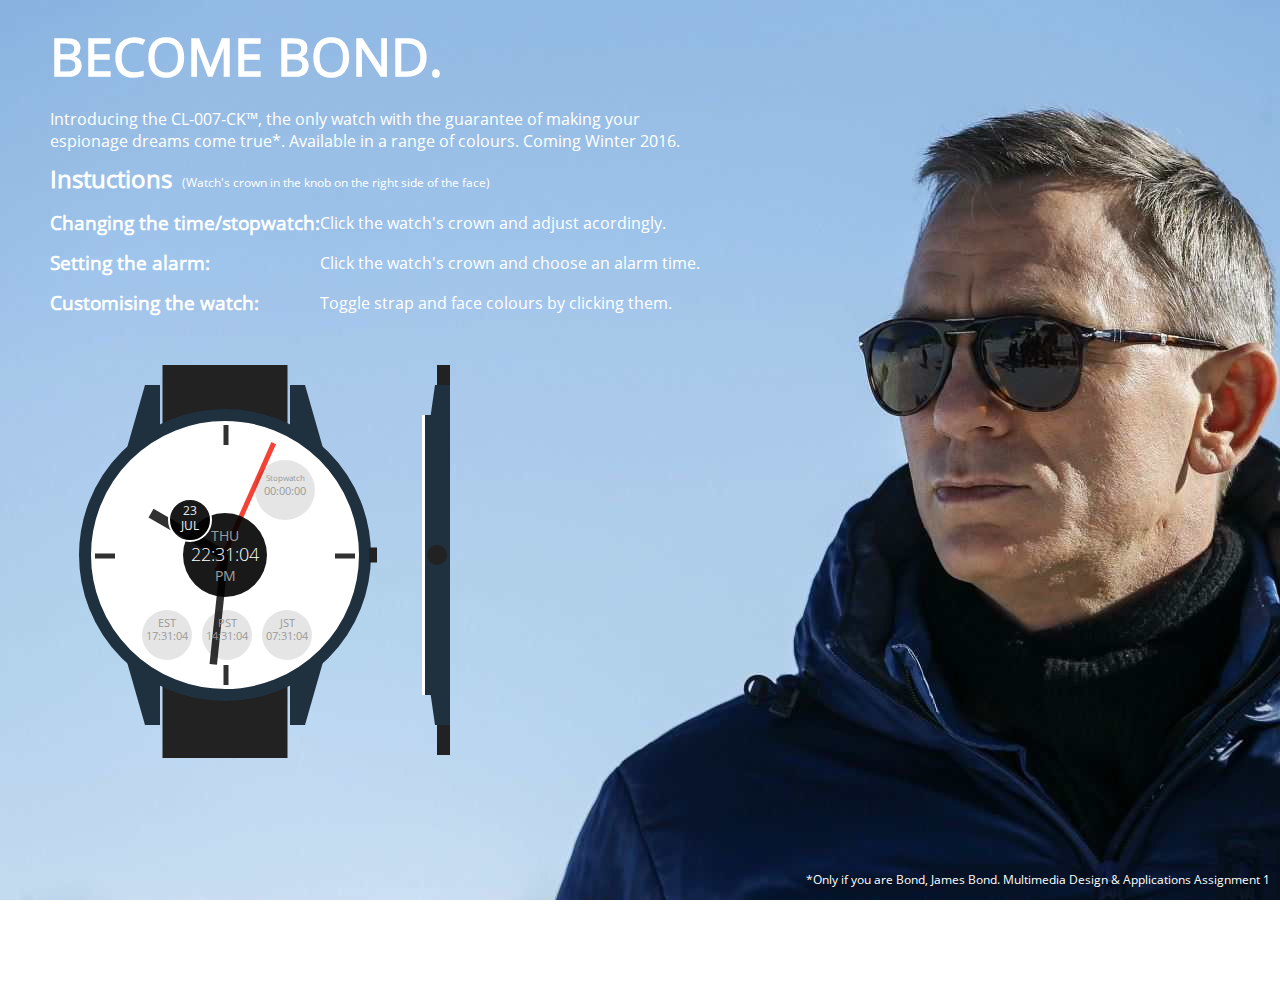
<file: projects/watch/index.html>
<!DOCTYPE html>
<html lang="en">
  <head>
    <meta charset="utf-8">
    <meta http-equiv="X-UA-Compatible" content="IE=edge">
    <meta name="viewport" content="width=device-width, initial-scale=1">
    <title>Become Bond. Introducing the CL-007-CK. </title>
    <link rel="shortcut icon" href="fav.ico"/>
    <link href="css/Watch.css" rel="stylesheet">
    <link href="css/animate.css" rel="stylesheet">
    <!--[if lt IE 9]>
      <script src="https://oss.maxcdn.com/html5shiv/3.7.2/html5shiv.min.js"></script>
      <script src="https://oss.maxcdn.com/respond/1.4.2/respond.min.js"></script>
    <![endif]-->
  </head>
  <body>
    <div class="container">
      <div class="introduction">
        <h1>Become Bond.</h1>
        <p>Introducing the CL-007-CK&#8482;, the only watch with the guarantee of making your espionage dreams come true*. Available in a range of colours. Coming Winter 2016.</p>
        <h2>Instuctions</h2><p id="hint">(Watch's crown in the knob on the right side of the face)</p>
        <h3>Changing the time/stopwatch:</h3>
        <p>Click the watch's crown and adjust acordingly.</p>
        <h3>Setting the alarm:</h3>
        <p>Click the watch's crown and choose an alarm time.</p>
        <h3>Customising the watch:</h3>
        <p>Toggle strap and face colours by clicking them.</p>
      </div>
      <div id="stopWatchControls">
        <div id="start" class="btn bounceIn animated">Start</div>
        <div id="stop" class="btn bounceIn animated">Stop</div>
        <div id="reset" class="btn bounceIn animated">Reset</div>
      </div>
      <div id="timeManipulation">
        <input type="text" placeholder="HH" id="hoursInput" class="bounceIn animated">
        <input type="text" placeholder="MM" id="minutesInput" class="bounceIn animated">
        <input type="text" placeholder="SS" id="secondsInput" class="bounceIn animated"> <br>
        <input type="submit" value="Set Alarm" id="alarmSubmit" class="bounceIn animated">
        <div id="validationMessage" class="bounceIn animated">
        </div>
      </div>
      <div id="alarmOverlay">
        <div id="alarmMessage" class="bounceIn animated">
          <h2>Alarm!</h2>
          <span id="closeAlarmMessage">Close</span>
        </div>
      </div>
      <div id="watchContainer">
      </div>
      <p class="footer">*Only if you are Bond, James Bond. Multimedia Design &amp; Applications Assignment 1</p>
    </div>
    <script src="js/raphael-min.js"></script>
    <script src="js/Watch.js"></script>
    <!-- References -->
    <!-- Getting current day in JS: http://www.w3schools.com/jsref/jsref_getday.asp -->
    <!-- Getting current date + month in JS: http://stackoverflow.com/questions/1531093/how-to-get-current-date-in-javascript -->
    <!-- Helped formulate media queries in JS http://www.sitepoint.com/javascript-media-queries/ -->
  </body>
</html>
</file>
<file: projects/watch/css/Watch.css>
@font-face {
    font-family: 'Open Sans Light';
    src: url('../fonts/OpenSans-Light.ttf');
}

@font-face {
    font-family: 'Open Sans Regular';
    src: url('../fonts/OpenSans-Regular.ttf');
}

html, body{
	margin: 0;
	padding: 0;
	width: 100%;
	height: 100%;
	background: url('https://qzprod.files.wordpress.com/2015/10/daniel-craig-james-bond.jpg?quality=80&strip=all&w=1600') no-repeat center center fixed; 
	background: url('../resources/007-colour.jpg') no-repeat center center fixed; 
	  -webkit-background-size: cover;
	  -moz-background-size: cover;
	  -o-background-size: cover;
	  background-size: cover;
	font-family: 'Open Sans Regular', 'Arial', sans-serif;
	color: #ffffff;
	overflow: hidden;
}

svg {
	-webkit-touch-callout: none; /* iOS Safari */
	-webkit-user-select: none;   /* Chrome/Safari/Opera */
	-khtml-user-select: none;    /* Konqueror */
	-moz-user-select: none;      /* Firefox */
	-ms-user-select: none;       /* IE/Edge */
	user-select: none;
	cursor: default;
}

.container {
	width: 100%;
	height: 100%;
	padding: 50px;
}

.introduction {
	max-width: 650px;
	margin-top: -30px;
}

.introduction h1 {
	text-transform: uppercase;
	font-size: 52px;
	margin: 0 0 15px 0;
}

.introduction h2 {
	margin: 0 0 15px 0;
	float: left;
}

.introduction h3 {
	margin: 0 0 15px 0;
	clear: left;
	float: left;
	min-width: 270px;
}

.introduction p {
	margin: 2px 0 10px 0;
	float: left;
	clear: right;
	display:inline-block;
}

.introduction p#hint {
	margin-top: 12px;
    float: left;
    margin-left: 10px;
    font-size: 12px;
}

.footer {
	position: absolute;
	bottom: 0px;
	right: 10px;
	font-size: 12px;
	color: #fff;
}

#watchContainer {
	text-align: center;
	float: left;
	padding-top: 25px;
	margin-left: -25px;
	clear: both;
}

.button:hover {
	cursor: pointer;
	fill: #1F303F;
}

.button-text {
	pointer-events: none;
}

#timeManipulation {
	position: absolute;
	height: 0;
	z-index: 9;
	top: 590px;
	left: 474px;
	display: none;
}

#timeManipulation input {
	padding: 10px;
	margin-right: 10px;
	width: 35px;
	text-align: center;
	height: auto;
	border: none;
	border-radius: 2px;
	font-size: 16px;
}

#timeManipulation input#alarmSubmit {
	width: auto;
	margin-top: 10px;
	color: #666;
}

#timeManipulation input#alarmSubmit:hover {
	background: #666;
	color: #ffffff;
	cursor: pointer;
}

#timeManipulation #validationMessage {
	font-size: 12px;
	color: #666;
}

#validationMessage {
	background: rgba(0,0,0,0.6);
	border-radius: 2px;
	padding: 10px 5px;
	margin-top: 5px;
	display: none;
}

#validationMessage p,
#validationMessage ul li {
	margin: 0;
	line-height: 16px;
	font-size: 12px;
	color: #FFFFFF;
}

#alarmOverlay {
	width: 100%;
	height: 100%;
	position: absolute;
	background: rgba(0,0,0,0.8);
	top: 0;
	left: 0;
	z-index: 9;
	display: none;
}

#alarmOverlay #alarmMessage {
	margin: auto;
	position: absolute;
	top: 0; left: 0; bottom: 0; right: 0;
	background: #E4E4E6;
	border-radius: 2px;
	color: #000;
	height: 100px;
	width: 150px;
	text-align: center;
	padding-bottom: 5px;
}

#alarmOverlay #alarmMessage h2 {
	font-size: 20px;
}

#closeAlarmMessage {
	color: #0770E5;
	width: 100%;
	padding: 10px 0;
	border-top: 1px solid #E4E4E3;
	display: inline-block;
}

#closeAlarmMessage:hover {
	cursor: pointer;
	background: #d0d0d0;
	border-radius: 2px;
}

#stopWatchControls {
    position: relative;
    top: 135px;
    left: -33px;
    display: none;
    z-index: 1;
}

#stopWatchControls .btn {
	padding: 9px;
	width: 45px;
	text-align: center;
	height: auto;
	border: none;
	border-radius: 2px;
	font-size: 16px;
	color: #666;
	float: left;
	margin-right: 10px;
	background: #C0C0C0;
	border: none;
}

#stopWatchControls .btn:hover {
	background: #666;
    color: #ffffff;
    cursor: pointer;
    border: none;
}
</file>
